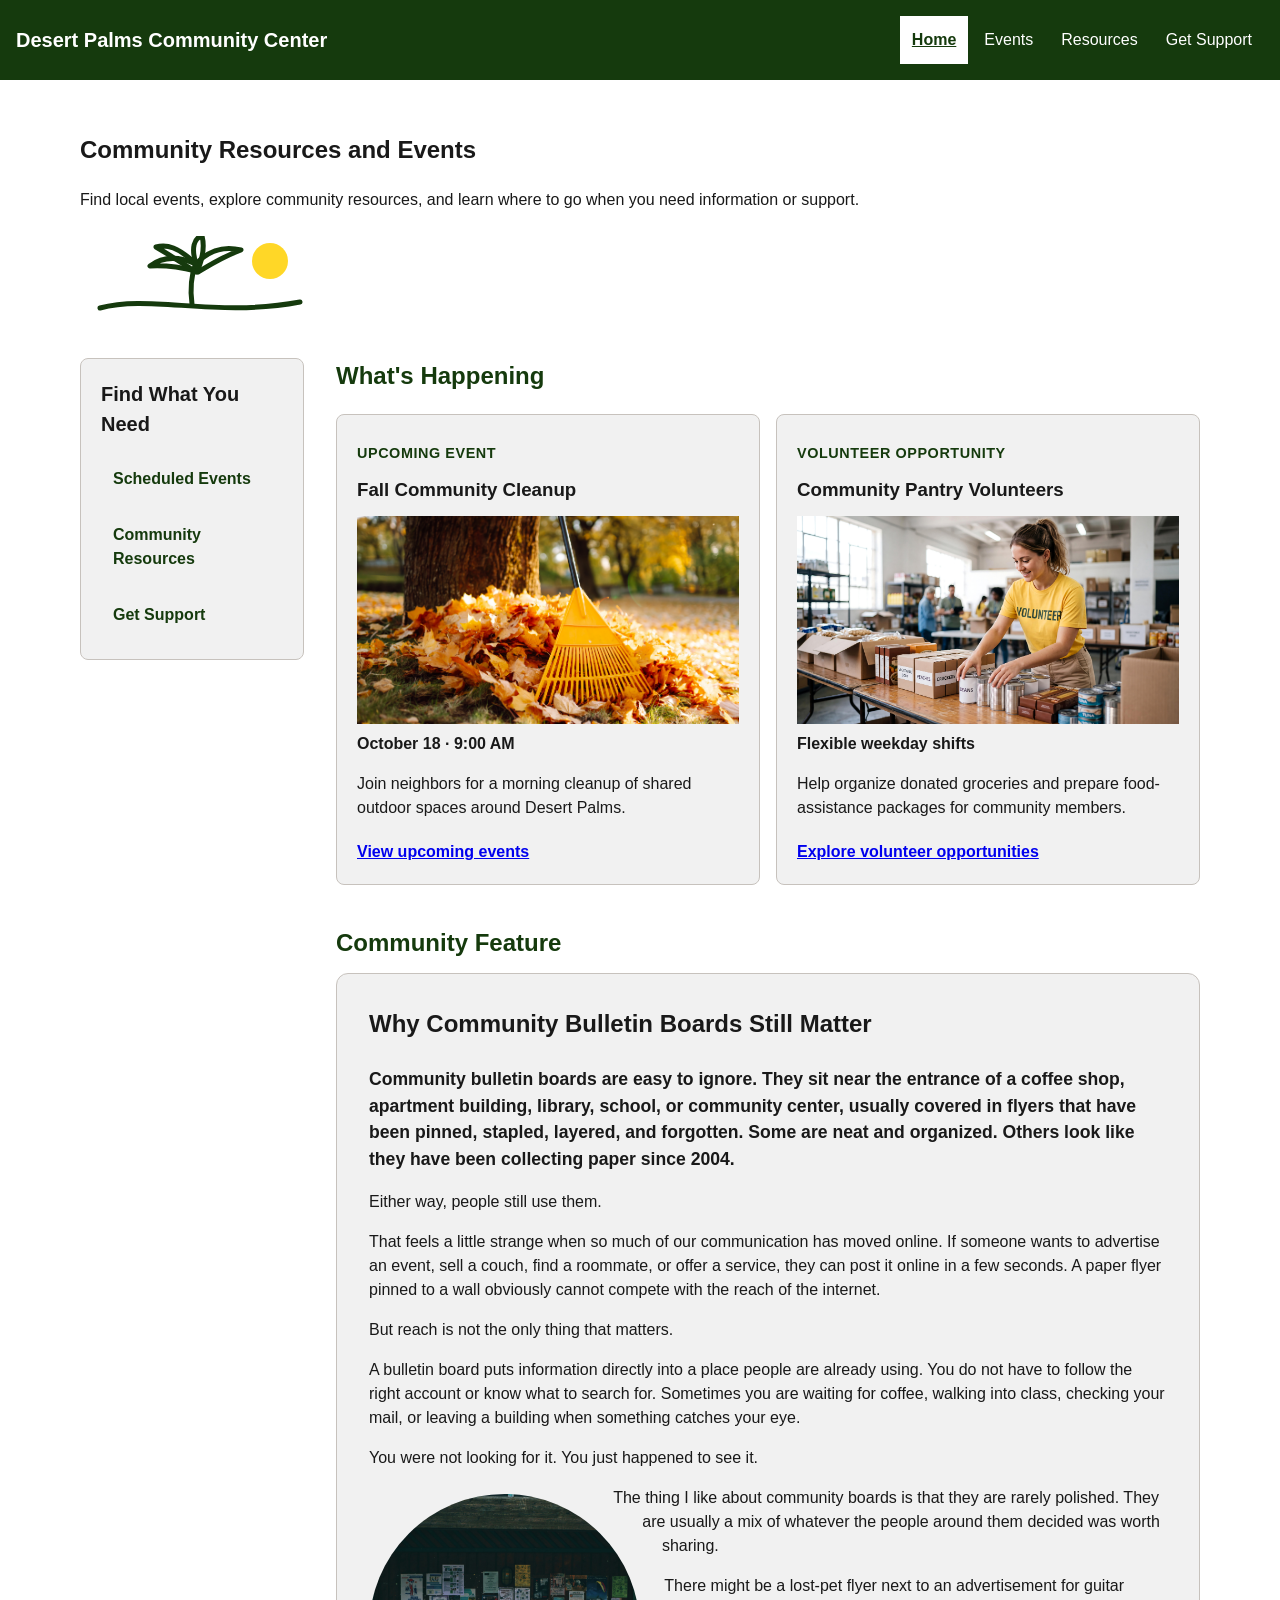
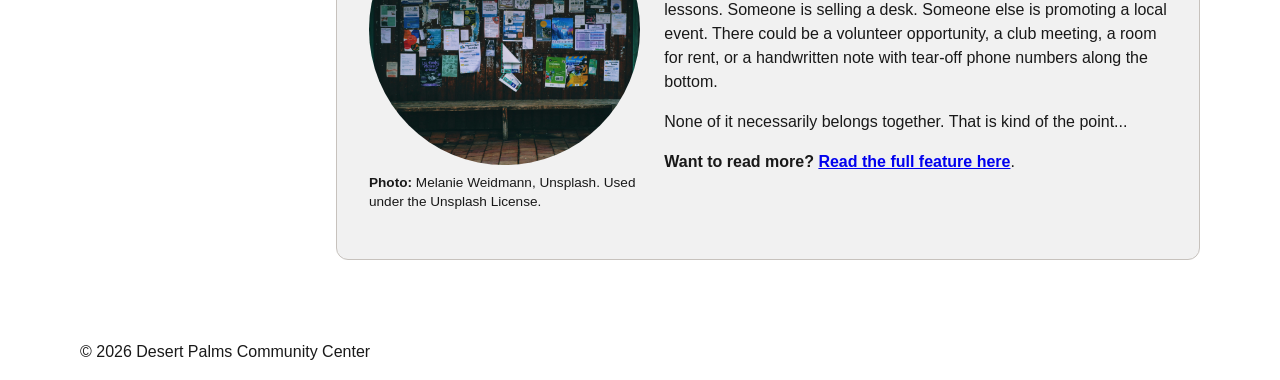
<file: index.html>
<!doctype html>
<html lang="en">

<head>
    <meta charset="utf-8">
    <meta name="viewport" content="width=device-width,initial-scale=1">
    <title>Home | Desert Palms Community Center</title>
    <link rel="stylesheet" href="styles.css">
    <script src="navigation.js" defer></script>
</head>

<body>
    <a class="skip-link" href="#main">Skip to main content</a>

    <header class="site-header">
        <a class="brand" href="index.html">Desert Palms Community Center</a>

        <nav aria-label="Primary navigation">
            <button class="menu-button" type="button" aria-controls="primary-nav" aria-expanded="false" hidden>
                Menu
            </button>

            <ul class="nav-list" id="primary-nav">
                <li><a href="index.html" aria-current="page">Home</a></li>
                <li><a href="events.html">Events</a></li>
                <li><a href="resources.html">Resources</a></li>
                <li><a href="support.html">Get Support</a></li>
            </ul>
        </nav>
    </header>

   <main id="main">
    <section>
        <h1>Community Resources and Events</h1>

        <p>Find local events, explore community resources, and learn where to go when you need information or support.</p>
        </section>

            <div class="community-mark" aria-hidden="true">
                <svg viewBox="0 0 240 90" role="img">
                    <circle class="mark-sun" cx="190" cy="25" r="18"></circle>
                    <path class="mark-ground" d="M20 72 C70 58, 135 82, 220 66"></path>
                    <path class="mark-trunk" d="M112 68 C110 54, 111 40, 116 26"></path>
                    <path class="mark-palm" d="M116 28 C96 19, 82 21, 70 30 C87 29, 100 31, 116 35"></path>
                    <path class="mark-palm" d="M116 28 C129 14, 145 10, 161 14 C144 20, 133 27, 118 36"></path>
                    <path class="mark-palm" d="M116 28 C111 12, 114 2, 122 0 C125 11, 123 21, 118 34"></path>
                    <path class="mark-palm" d="M116 28 C98 11, 87 8, 76 11 C88 18, 99 25, 116 36"></path>
                </svg>
            </div>

            <div class="home-layout">
                <aside class="task-panel" aria-labelledby="task-panel-heading">
                    <h2 id="task-panel-heading">Find What You Need</h2>

                    <nav aria-label="Community services">
                        <ul class="task-nav">
                            <li><a href="events.html">Scheduled Events</a></li>
                            <li><a href="resources.html">Community Resources</a></li>
                            <li><a href="support.html">Get Support</a></li>
                        </ul>
                    </nav>
                </aside>

                <div class="home-content">
                    <section class="home-highlights" aria-labelledby="highlights-heading">
                        <h2 id="highlights-heading">What's Happening</h2>

                        <div class="highlight-grid">
                            <article class="highlight-card">
                                <p class="highlight-label">Upcoming Event</p>
                                <h3>Fall Community Cleanup</h3>
                                <img class="highlight-image" src="images/fall-leaves.jpeg" alt="A pile of leaves being swept up by a yellow rake.">
                                <p><strong>October 18 · 9:00 AM</strong></p>
                                <p>Join neighbors for a morning cleanup of shared outdoor spaces around Desert Palms.</p>
                                <a href="events.html">View upcoming events</a>
                            </article>

                            <article class="highlight-card">
                                <p class="highlight-label">Volunteer Opportunity</p>
                                <h3>Community Pantry Volunteers</h3>
                                <img class="highlight-image" src="images/pantry-volunteer.jpeg" alt="Woman stacking cans while volunteering.">
                                <p><strong>Flexible weekday shifts</strong></p>
                                <p>Help organize donated groceries and prepare food-assistance packages for community members.</p>
                                <a href="events.html">Explore volunteer opportunities</a>
                            </article>
                        </div>
                    </section>

                    <section class="community-feature" aria-labelledby="community-feature-heading">
                        <h2 id="community-feature-heading">Community Feature</h2>

                        <article class="feature-preview" aria-labelledby="feature-heading">
                            <h3 id="feature-heading">Why Community Bulletin Boards Still Matter</h3>

                            <p class="feature-lede"><strong>Community bulletin boards are easy to ignore. They sit near the entrance of a coffee shop, apartment building, library, school, or community center, usually covered in flyers that have been pinned, stapled, layered, and forgotten. Some are neat and organized. Others look like they have been collecting paper since 2004.</strong></p>

                            <p>Either way, people still use them.</p>

                            <p>That feels a little strange when so much of our communication has moved online. If someone wants to advertise an event, sell a couch, find a roommate, or offer a service, they can post it online in a few seconds. A paper flyer pinned to a wall obviously cannot compete with the reach of the internet.</p>

                            <p>But reach is not the only thing that matters.</p>

                            <p>A bulletin board puts information directly into a place people are already using. You do not have to follow the right account or know what to search for. Sometimes you are waiting for coffee, walking into class, checking your mail, or leaving a building when something catches your eye.</p>

                            <p>You were not looking for it. You just happened to see it.</p>

                            <figure class="feature-preview-figure">
                                <img src="images/community_board.jpg" alt="Bulletin board covered with colorful flyers and community notices">
                                <figcaption><strong>Photo:</strong> Melanie Weidmann, Unsplash. Used under the Unsplash License.</figcaption>
                            </figure>

                            <p>The thing I like about community boards is that they are rarely polished. They are usually a mix of whatever the people around them decided was worth sharing.</p>

                            <p>There might be a lost-pet flyer next to an advertisement for guitar lessons. Someone is selling a desk. Someone else is promoting a local event. There could be a volunteer opportunity, a club meeting, a room for rent, or a handwritten note with tear-off phone numbers along the bottom.</p>

                            <p>None of it necessarily belongs together. That is kind of the point...</p>

                            <p class="feature-more"><strong>Want to read more?</strong> <a href="https://megrego03.github.io/Layered-Feature-Story/">Read the full feature here</a>.</p>
                        </article>
                    </section>
                </div>
            </div>
    </main>

    <footer>
        <p>&copy; 2026 Desert Palms Community Center</p>
    </footer>
</body>

</html>
</file>
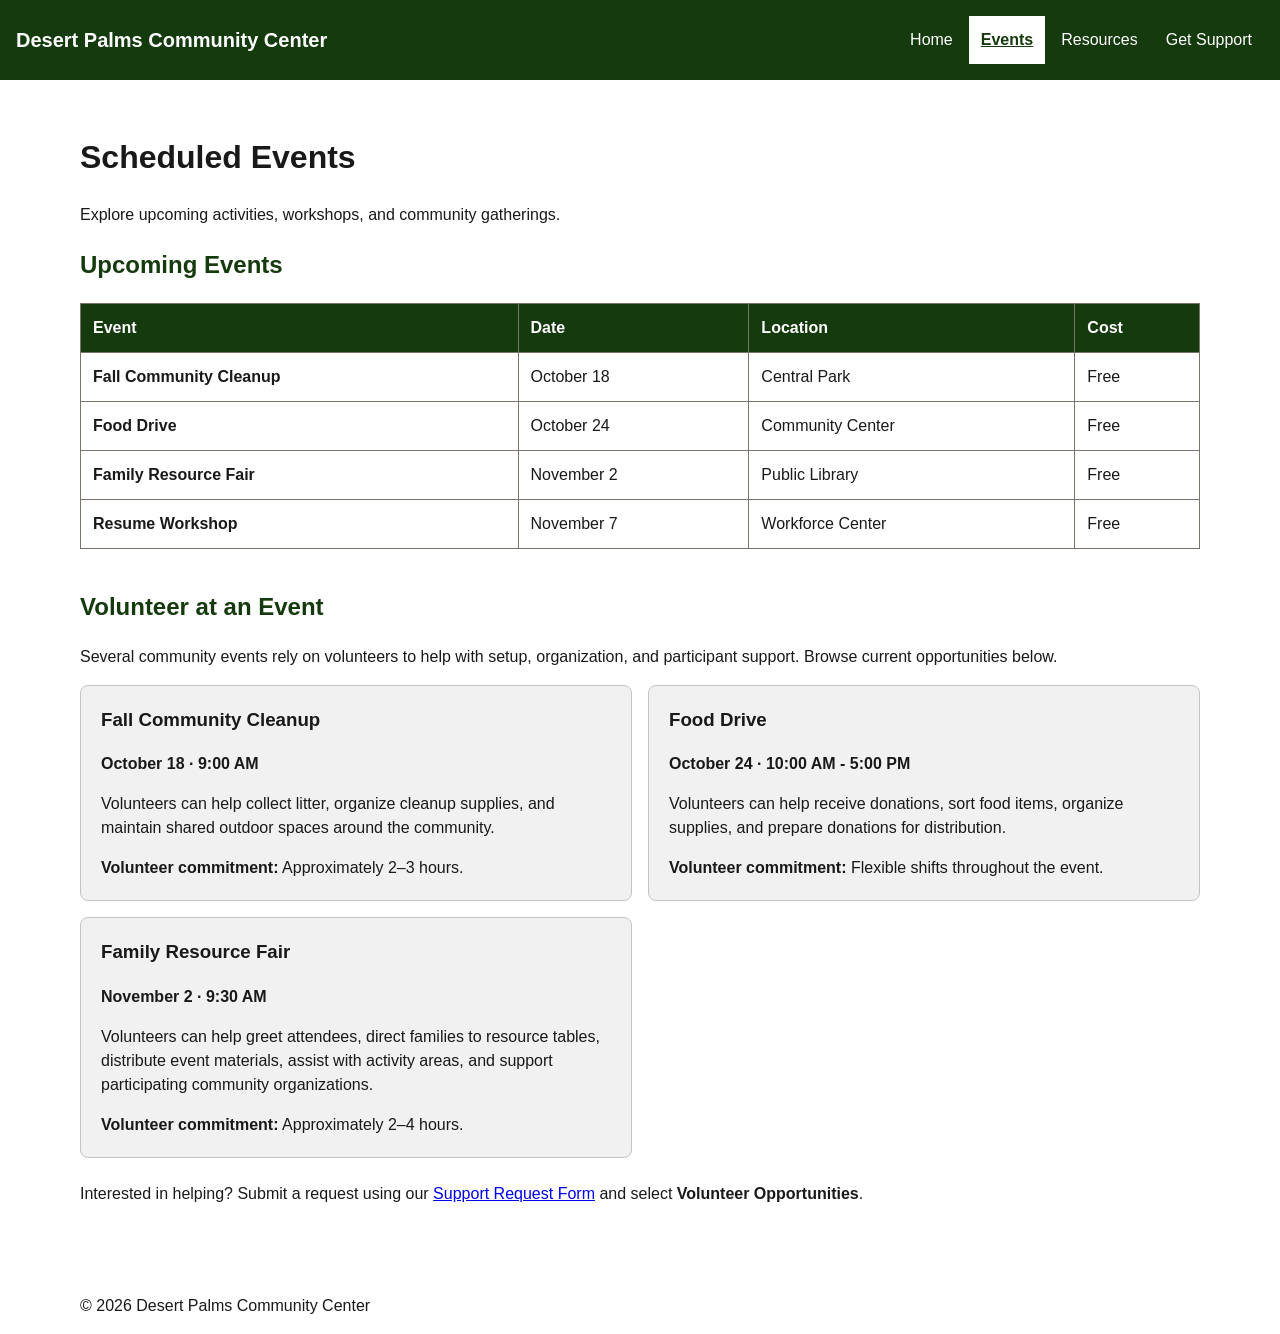
<file: events.html>
<!doctype html>
<html lang="en">

<head>
    <meta charset="utf-8">
    <meta name="viewport" content="width=device-width,initial-scale=1">
    <title>Events | Desert Palms Community Center</title>
    <link rel="stylesheet" href="styles.css">
    <script src="navigation.js" defer></script>
</head>

<body>
    <a class="skip-link" href="#main">Skip to main content</a>

    <header class="site-header">
        <a class="brand" href="index.html"> Desert Palms Community Center</a>

        <nav aria-label="Primary navigation">
            <button class="menu-button" type="button" aria-controls="primary-nav" aria-expanded="false" hidden>
                Menu
            </button>

            <ul class="nav-list" id="primary-nav">
                <li><a href="index.html">Home</a></li>
                <li><a href="events.html" aria-current="page">Events</a></li>
                <li><a href="resources.html">Resources</a></li>
                <li><a href="support.html">Get Support</a></li>
            </ul>
        </nav>
    </header>

    <main id="main">
    <h1>Scheduled Events</h1>

    <p>
        Explore upcoming activities, workshops, and community gatherings.
    </p>

    <section class="events-section" aria-labelledby="upcoming-events-heading">
        <h2 id="upcoming-events-heading">Upcoming Events</h2>
        
        <table>
                <thead>
                    <tr>
                        <th scope="col">Event</th>
                        <th scope="col">Date</th>
                        <th scope="col">Location</th>
                        <th scope="col">Cost</th>
                    </tr>
                </thead>

                <tbody>
                    <tr>
                        <th scope="row">Fall Community Cleanup</th>
                        <td>October 18</td>
                        <td>Central Park</td>
                        <td>Free</td>
                    </tr>

                    <tr>
                        <th scope="row">Food Drive</th>
                        <td>October 24</td>
                        <td>Community Center</td>
                        <td>Free</td>
                    </tr>

                    <tr>
                        <th scope="row">Family Resource Fair</th>
                        <td>November 2</td>
                        <td>Public Library</td>
                        <td>Free</td>
                    </tr>

                    <tr>
                        <th scope="row">Resume Workshop</th>
                        <td>November 7</td>
                        <td>Workforce Center</td>
                        <td>Free</td>
                    </tr>
                </tbody>
            </table>
    </section>

        <section class="event-volunteer-section" aria-labelledby="volunteer-heading">
            <h2 id="volunteer-heading">Volunteer at an Event</h2>
            <p>Several community events rely on volunteers to help with setup, organization, and participant support. Browse current opportunities below.</p>

            <div class="volunteer-event-grid">
                <article class="volunteer-event-card">
                    <h3>Fall Community Cleanup</h3>
                    <p><strong>October 18 · 9:00 AM</strong></p>
                    <p>Volunteers can help collect litter, organize cleanup supplies, and maintain shared outdoor spaces around the community.</p>
                    <p><strong>Volunteer commitment:</strong> Approximately 2–3 hours.</p>
                </article>

                <article class="volunteer-event-card">
                    <h3>Food Drive</h3>
                    <p><strong>October 24 · 10:00 AM - 5:00 PM</strong></p>
                    <p>Volunteers can help receive donations, sort food items, organize supplies, and prepare donations for distribution.</p>
                    <p><strong>Volunteer commitment:</strong> Flexible shifts throughout the event.</p>
                </article>

                <article class="volunteer-event-card">
                    <h3>Family Resource Fair</h3>
                    <p><strong>November 2 · 9:30 AM </strong></p>
                    <p>Volunteers can help greet attendees, direct families to resource tables, distribute event materials, assist with activity areas, and support participating community organizations.</p>
                    <p><strong>Volunteer commitment:</strong> Approximately 2–4 hours.</p>
                </article>
            </div>

            <p class="volunteer-signup">Interested in helping? Submit a request using our <a href="support.html">Support Request Form</a> and select <strong>Volunteer Opportunities</strong>.</p>
        </section>
    </main>
  <footer>
        <p>&copy; 2026 Desert Palms Community Center</p>
    </footer>
</body>

</html>
</file>
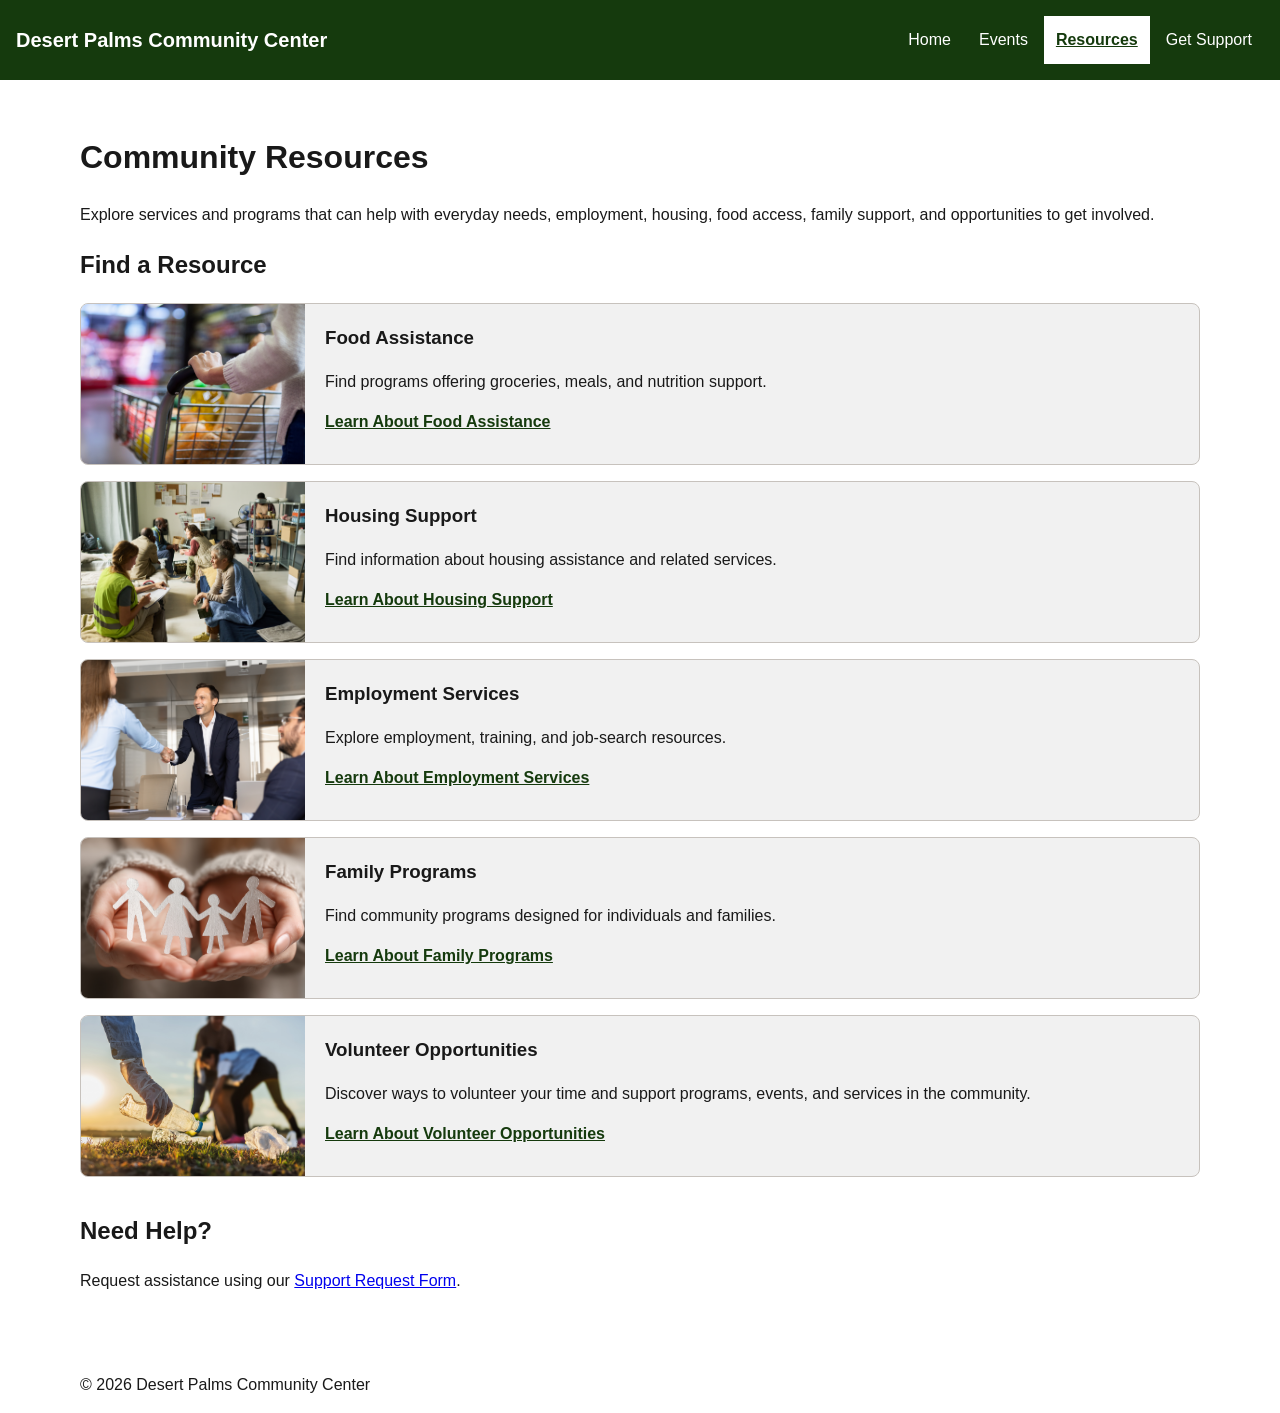
<file: resources.html>
<!doctype html>
<html lang="en">

<head>
    <meta charset="utf-8">
    <meta name="viewport" content="width=device-width,initial-scale=1">
    <title>Resources | Desert Palms Community Center</title>
    <link rel="stylesheet" href="styles.css">
    <script src="navigation.js" defer></script>
</head>

<body>
    <a class="skip-link" href="#main">Skip to main content</a>

    <header class="site-header">
        <a class="brand" href="index.html"> Desert Palms Community Center</a>

        <nav aria-label="Primary navigation">
            <button class="menu-button" type="button" aria-controls="primary-nav" aria-expanded="false" hidden>
                Menu
            </button>

            <ul class="nav-list" id="primary-nav">
                <li><a href="index.html">Home</a></li>
                <li><a href="events.html">Events</a></li>
                <li><a href="resources.html" aria-current="page">Resources</a></li>
                <li><a href="support.html">Get Support</a></li>
            </ul>
        </nav>
    </header>

    <main id="main">
        <h1>Community Resources</h1>

        <p>
            Explore services and programs that can help with everyday needs, employment, housing, food access, family support, and opportunities to get involved.
        </p>

        <section aria-labelledby="resources-heading">
            <h2 id="resources-heading">Find a Resource</h2>

            <div class="resource-list">

                <article class="resource-card">
                    <img class="resource-card-image" src="images/food-assistance.jpeg" alt="Fresh groceries and food items representing food assistance">

                    <div class="resource-card-content">
                        <h3>Food Assistance</h3>
                        <p>
                            Find programs offering groceries, meals, and nutrition support.                         
                        </p>
                        <details class="resource-details">
                            <summary>Learn About Food Assistance</summary>
                            <p>Food assistance may include grocery support, meal programs, nutrition resources, and referrals to community food services.</p>
                        </details>
                    </div>
                    
                </article>

                <article class="resource-card">
                    <img class="resource-card-image" src="images/housing-support.jpeg" alt="Homes representing housing support services">
                    <div class="resource-card-content">
                        <h3>Housing Support</h3>
                        <p>
                            Find information about housing assistance and related services.<br>
                        </p>
                        <details class="resource-details">
                            <summary>Learn About Housing Support</summary>
                            <p>Housing support may include rental assistance, housing referrals, emergency shelter information, and help locating local housing services.</p>
                        </details>
                    </div>
                </article>

                <article class="resource-card">
                    <img class="resource-card-image" src="images/employment-services.jpeg" alt="Workspace representing employment and job-search services">

                    <div class="resource-card-content">
                        <h3>Employment Services</h3>
                        <p>
                            Explore employment, training, and job-search resources.<br>
                        </p>
                        <details class="resource-details">
                            <summary>Learn About Employment Services</summary>
                            <p>Employment services may include job-search support, resume assistance, training opportunities, career resources, and workforce referrals.</p>
                        </details>
                    </div>
                </article>

                <article class="resource-card">
                    <img class="resource-card-image" src="images/family-programs.jpeg" alt="Family participating in a community program">
                    <div class="resource-card-content">
                        <h3>Family Programs</h3>
                        <p>
                            Find community programs designed for individuals and families.<br>
                        </p>
                        <details class="resource-details">
                            <summary>Learn About Family Programs</summary>
                            <p>Family programs may include youth activities, parenting resources, family support services, educational programs, and community referrals.</p>
                        </details>
                    </div>
                </article>

                <article class="resource-card">
                    <img class="resource-card-image" src="images/volunteer-opportunities.jpeg" alt="Volunteers working together at a community event">
                    <div class="resource-card-content">
                        <h3>Volunteer Opportunities</h3>
                        <p>
                            Discover ways to volunteer your time and support programs, events, and services in the community.<br>
                        </p>
                        <details class="resource-details">
                            <summary>Learn About Volunteer Opportunities</summary>
                            <p>Volunteer opportunities may include community events, food-assistance programs, neighborhood projects, and other local services.</p>
                            <p><a href="support.html">Ask about volunteering</a></p>
                        </details>
                    </div>

                </article>

                <aside aria-labelledby="support-callout-heading">
                    <h2 id="support-callout-heading">Need Help?</h2>
                    <p>Request assistance using our <a href="support.html">Support Request Form</a>.</p>
                </aside>
                </div>

        </section>

            </main>

      <footer>
        <p>&copy; 2026 Desert Palms Community Center</p>
    </footer>
</body>

</html>
</file>
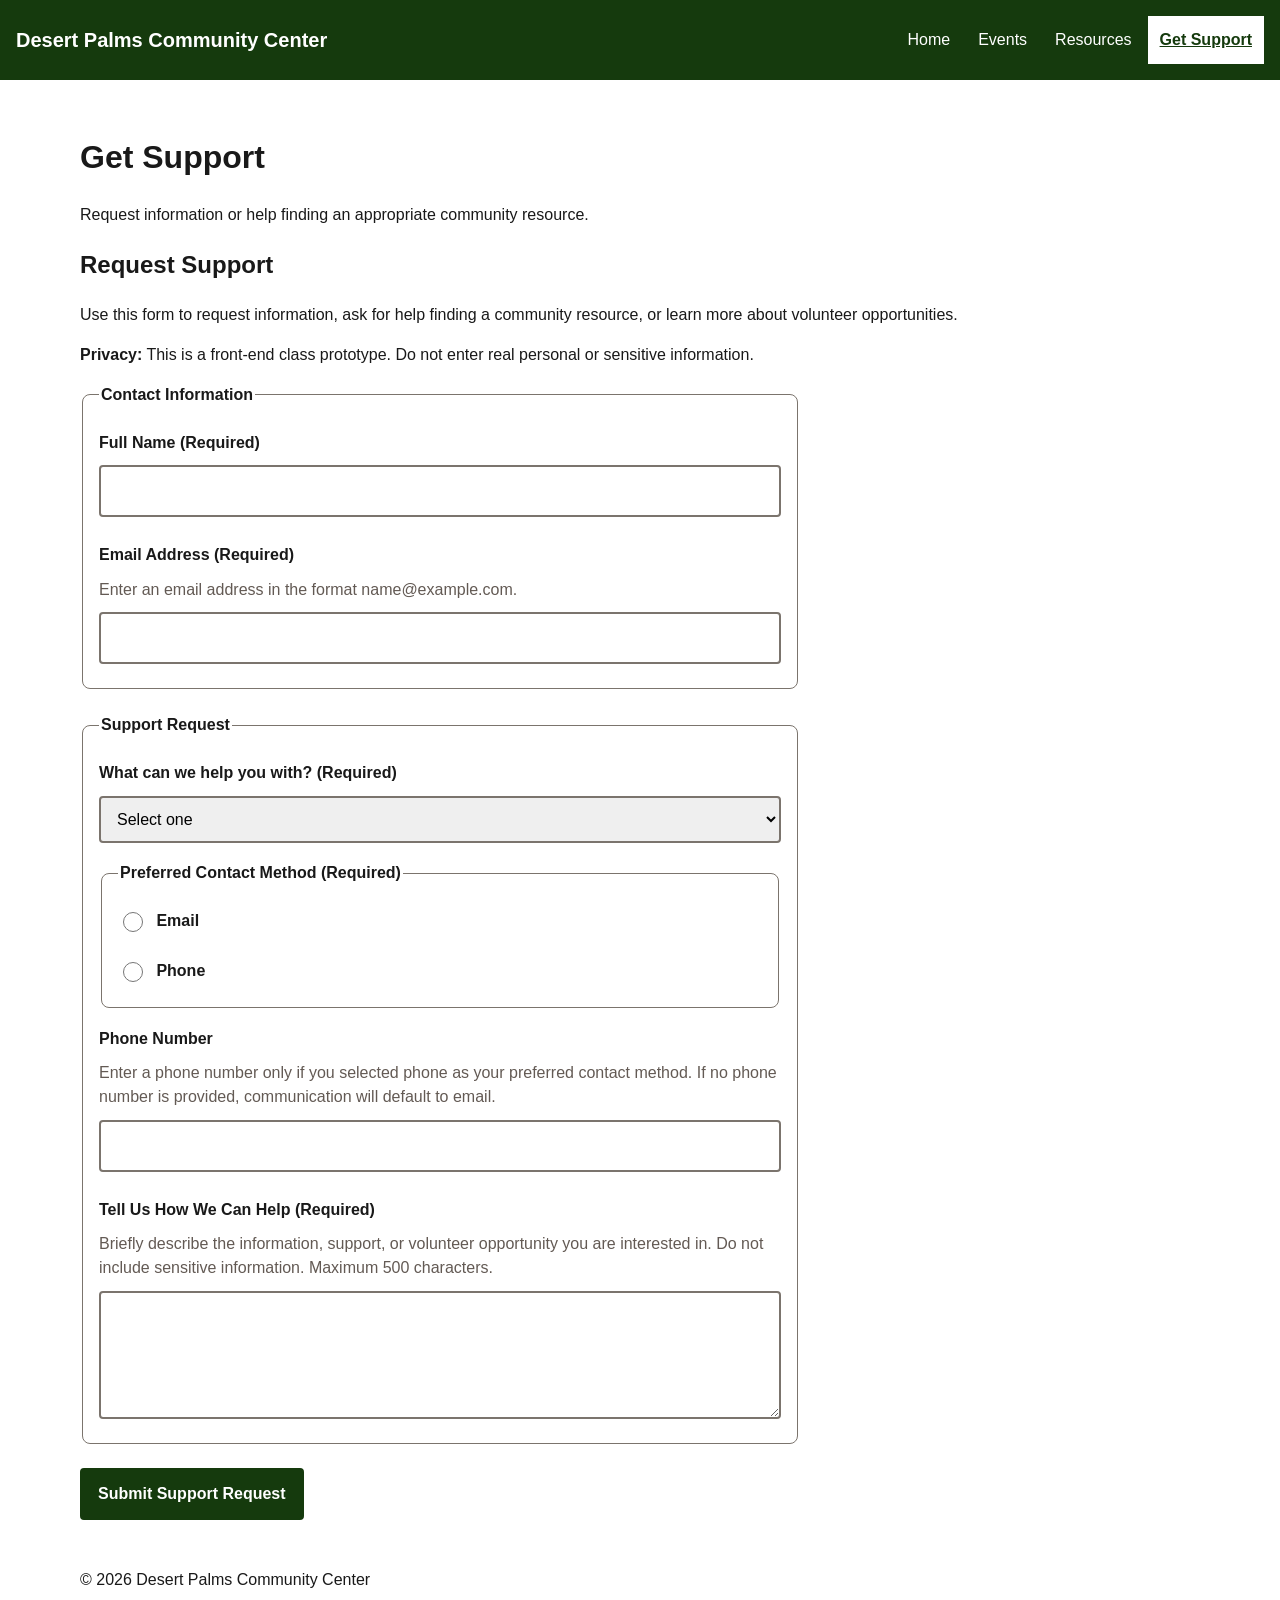
<file: support.html>
<!doctype html>
<html lang="en">

<head>
    <meta charset="utf-8">
    <meta name="viewport" content="width=device-width,initial-scale=1">
    <title> Get Support | Desert Palms Community Center</title>
    <link rel="stylesheet" href="styles.css">
    <script src="navigation.js" defer></script>
</head>

<body>
    <a class="skip-link" href="#main">Skip to main content</a>

    <header class="site-header">
        <a class="brand" href="index.html"> Desert Palms Community Center</a>

        <nav aria-label="Primary navigation">
            <button class="menu-button" type="button" aria-controls="primary-nav" aria-expanded="false" hidden>
                Menu
            </button>

            <ul class="nav-list" id="primary-nav">
                <li><a href="index.html">Home</a></li>
                <li><a href="events.html">Events</a></li>
                <li><a href="resources.html">Resources</a></li>
                <li><a href="support.html" aria-current="page">Get Support</a></li>
            </ul>
        </nav>
    </header>

    <main id="main">
    <h1>Get Support</h1>

    <p>
        Request information or help finding an appropriate community resource.
    </p>

        <section aria-labelledby="support-heading">
        <h2 id="support-heading">Request Support</h2>

      <p>Use this form to request information, ask for help finding a community resource, or learn more about volunteer opportunities.</p>

        <p>
            <strong>Privacy:</strong> This is a front-end class prototype.
            Do not enter real personal or sensitive information.
        </p>

        <form action="#" method="get">

            <fieldset>
                <legend>Contact Information</legend>

                <div class="field">
                    <label for="requester-name">Full Name (Required)</label>

                    <input id="requester-name" name="requester_name" type="text" autocomplete="name" required>
                </div>

                <div class="field">
                    <label for="email">Email Address (Required)</label>

                    <p class="help" id="email-help">
                        Enter an email address in the format name@example.com.
                    </p>

                    <input
                        id="email" name="email" type="email" autocomplete="email" required aria-describedby="email-help">
                </div>
            </fieldset>

            <fieldset>
                <legend>Support Request</legend>

                <div class="field">
                    <label for="support-type">
                        What can we help you with? (Required)
                    </label>

                    <select id="support-type" name="support_type" required>

                        <option value="">Select one</option>
                        <option value="food">Food Assistance</option>
                        <option value="housing">Housing Support</option>
                        <option value="employment">Employment Services</option>
                        <option value="family">Family Programs</option>
                        <option value="volunteer">Volunteer Opportunities</option>
                        <option value="other">Other</option>
                    </select>
                </div>

                <fieldset>
                    <legend>Preferred Contact Method (Required)</legend>

                    <label class="choice">
                        <input type="radio" name="contact_method" value="email" required>Email</label>

                    <label class="choice">
                        <input type="radio" name="contact_method" value="phone" required>Phone</label>
                </fieldset>

                <div class="field">
                    <label for="phone">Phone Number</label>

                    <p class="help" id="phone-help">
                    Enter a phone number only if you selected phone as your preferred contact method. If no phone number is provided, communication will default to email.</p>
                    
                    <input id="phone" name="phone" type="tel" autocomplete="tel" aria-describedby="phone-help">
                </div>

                <div class="field">
                    <label for="message">
                        Tell Us How We Can Help (Required)
                    </label>

                    <p class="help" id="message-help">
                        Briefly describe the information, support, or volunteer opportunity you are interested in. Do not include sensitive information. Maximum 500 characters.
                    </p>

                    <textarea id="message" name="message" maxlength="500" required aria-describedby="message-help"></textarea>
                </div>
            </fieldset>

            <button type="submit">
                Submit Support Request
            </button>

        </form>
    </section>
</main>

      <footer>
        <p>&copy; 2026 Desert Palms Community Center</p>
    </footer>
</body>

</html>
</file>
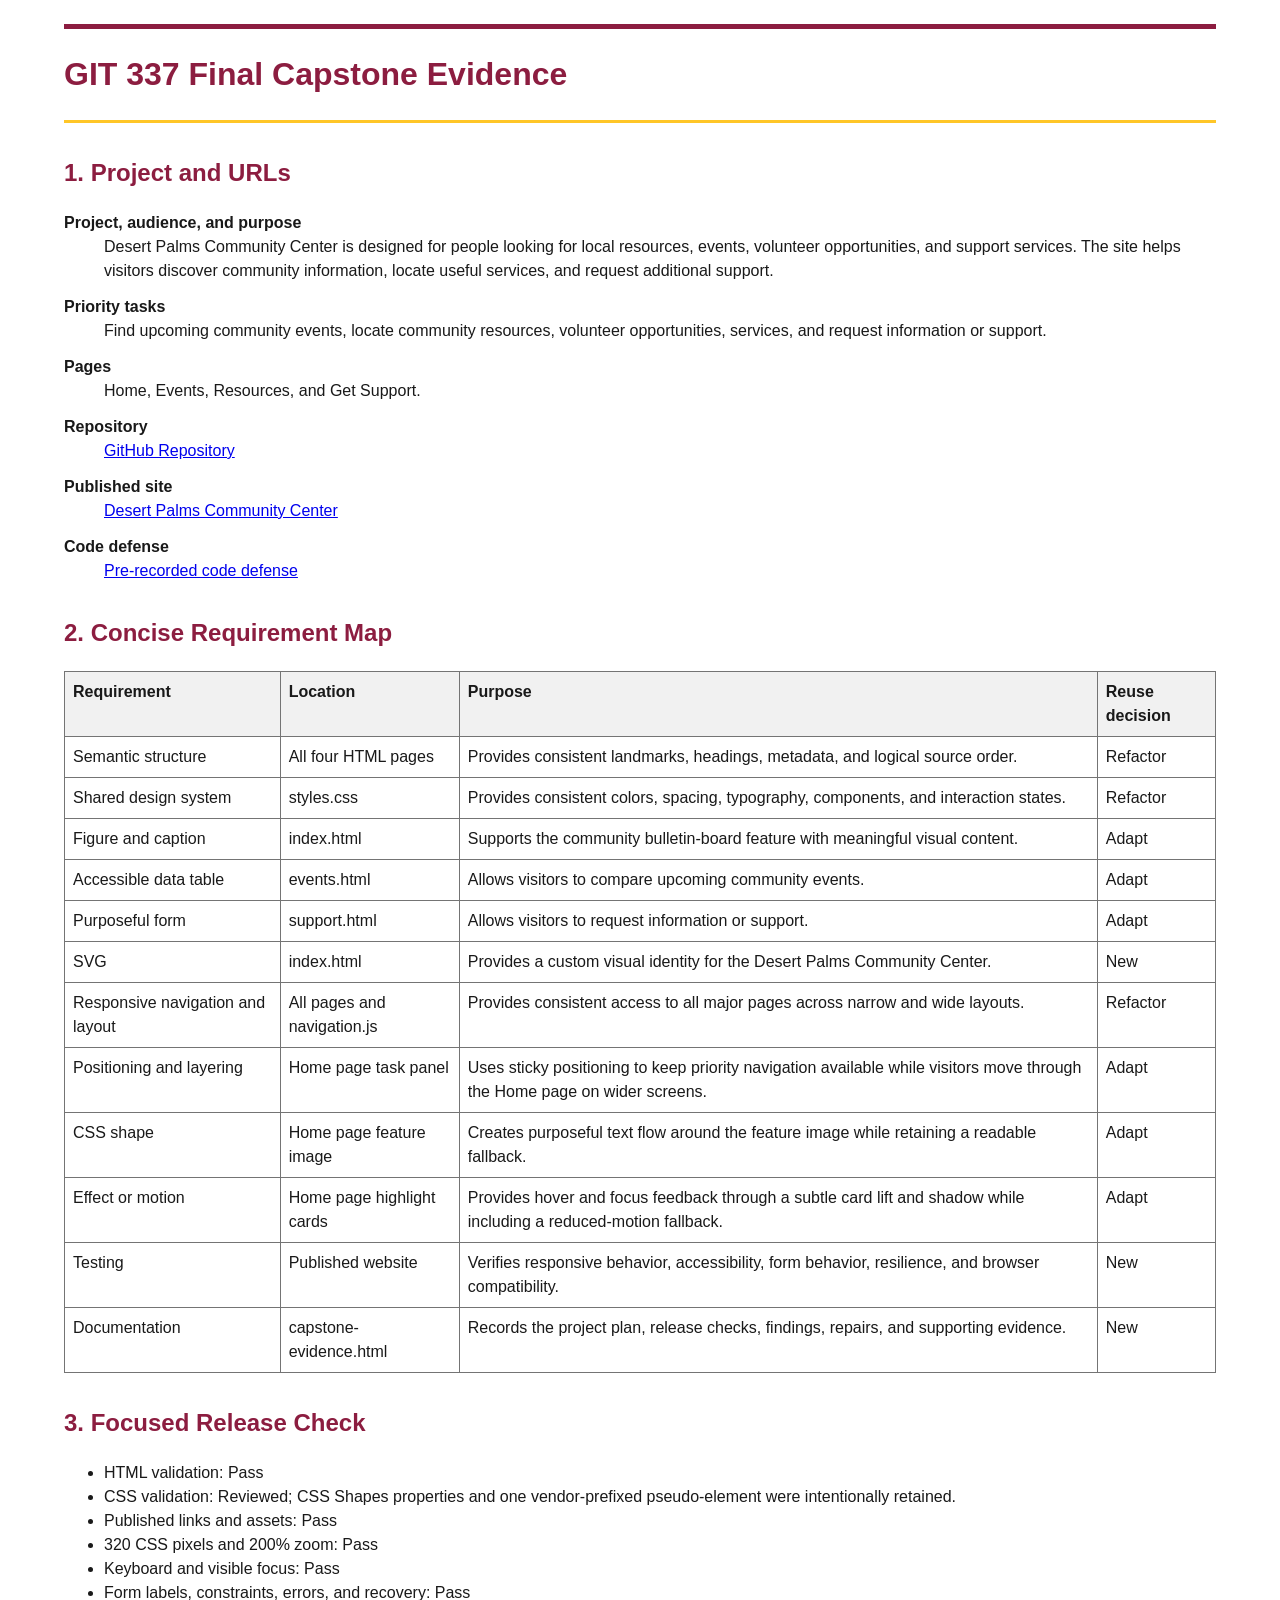
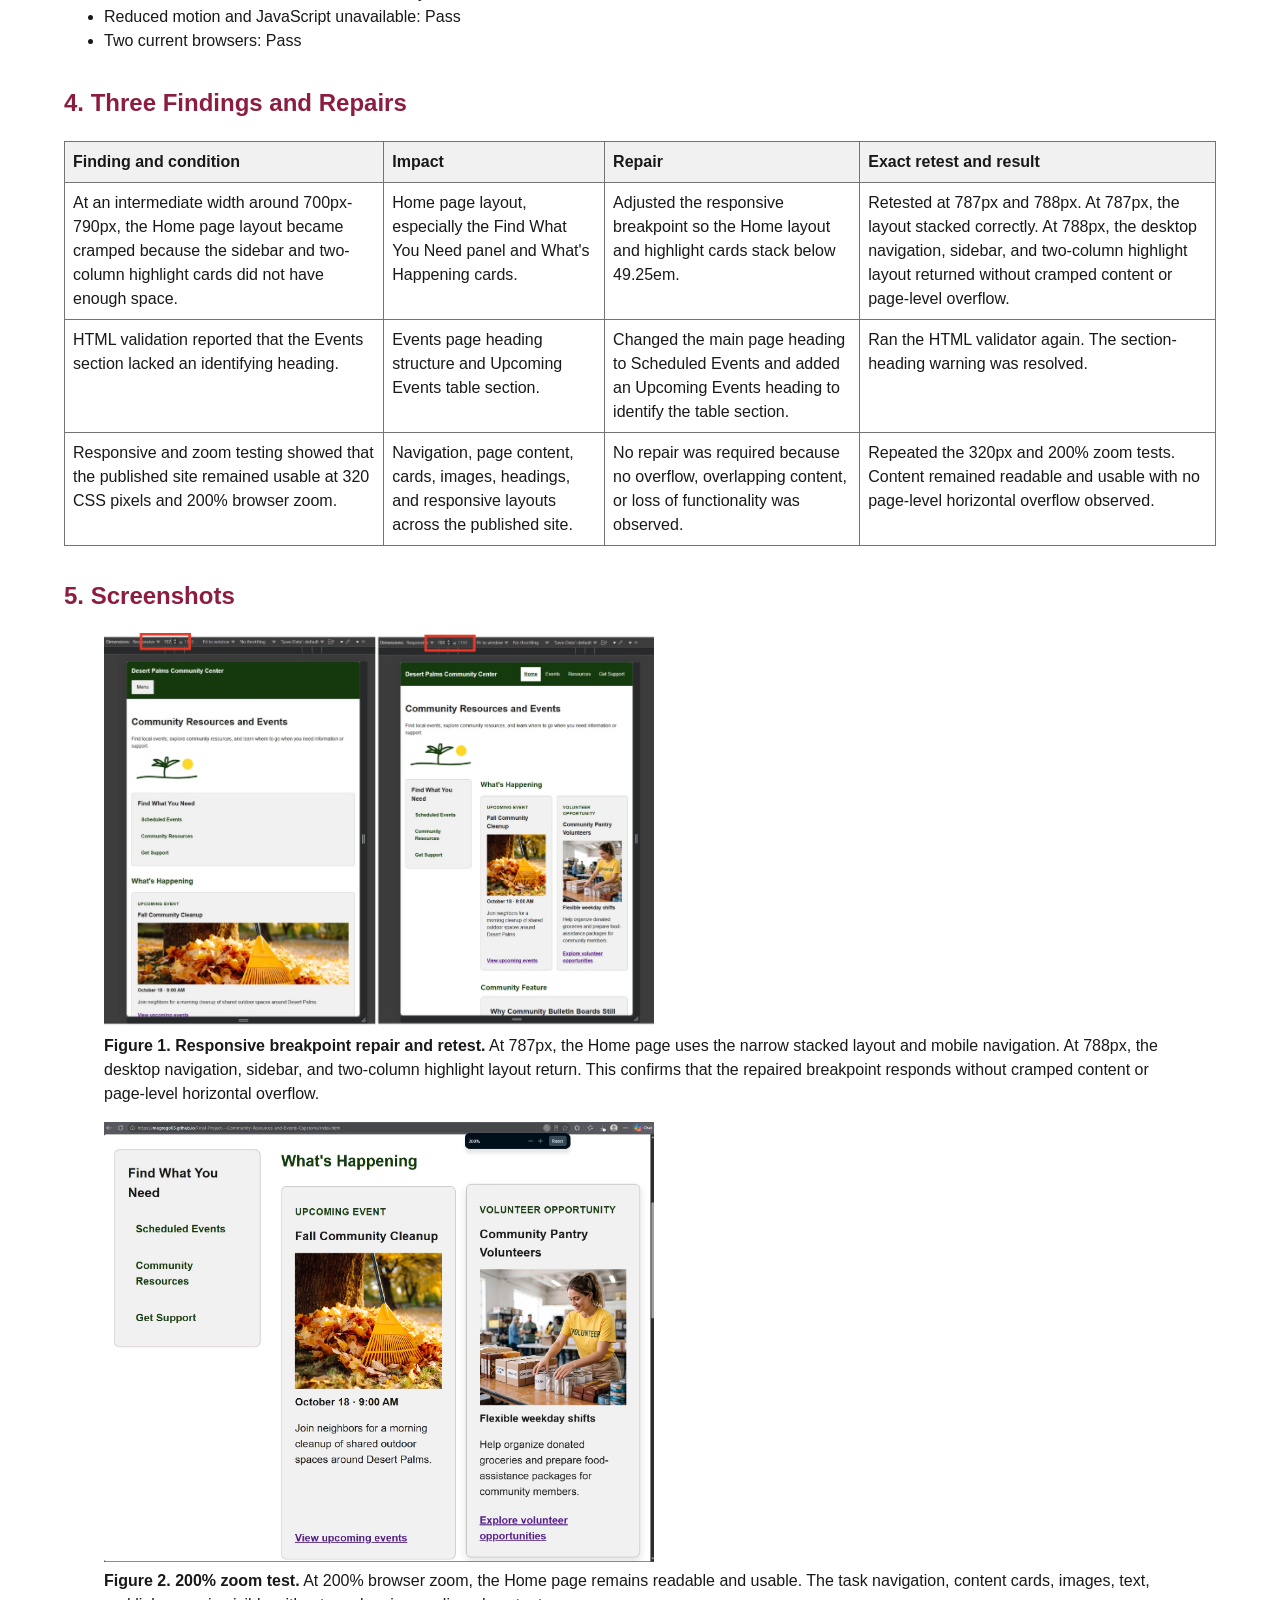
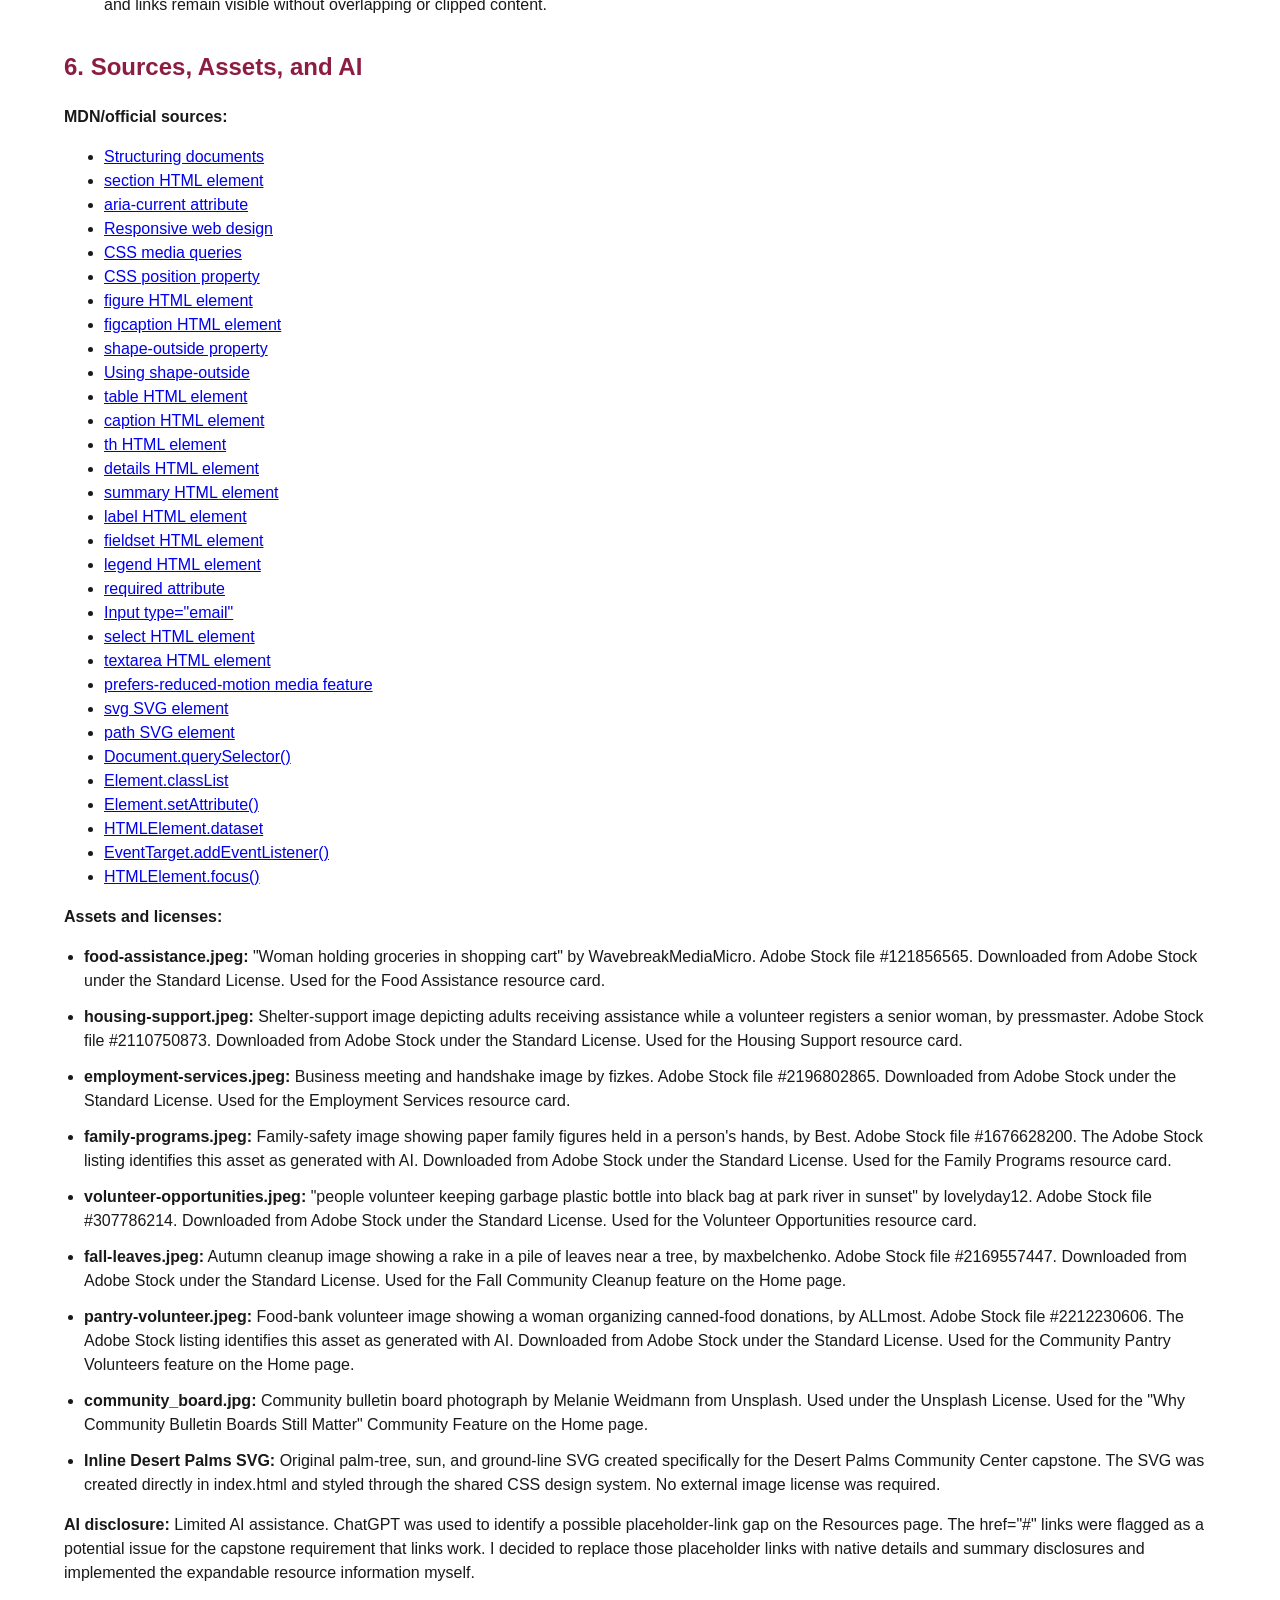
<file: capstone-evidence/capstone-evidence.html>
<!DOCTYPE html>
<html lang="en">
    <head>
        <meta charset="utf-8">
        <meta name="viewport" content="width=device-width,initial-scale=1">
        <title>GIT 337 Capstone Evidence</title><link rel="stylesheet" href="evidence.css">
    </head>
    <body>
        <header>
            <h1>GIT 337 Final Capstone Evidence</h1>
        </header>
        <main>
            <section>
                <h2>1. Project and URLs</h2>
                <dl>
                    <dt>Project, audience, and purpose</dt>
                        <dd>
                            Desert Palms Community Center is designed for people looking for
                            local resources, events, volunteer opportunities, and support services. The site helps visitors
                            discover community information, locate useful services, and request
                            additional support.
                        </dd>
                    <dt>Priority tasks</dt>
                        <dd>
                            Find upcoming community events, locate community resources, volunteer opportunities,
                            services, and request information or support.
                        </dd>
                    <dt>Pages</dt>
                        <dd>
                            Home, Events, Resources, and Get Support.
                        </dd>
                    <dt>Repository</dt>
                    <dd><a href="https://github.com/megrego03/Final-Project---Community-Resources-and-Events-Capstone">GitHub Repository</a></dd>
                    <dt>Published site</dt>
                    <dd><a href="https://megrego03.github.io/Final-Project---Community-Resources-and-Events-Capstone/">Desert Palms Community Center</a></dd>
                    <dt>Code defense</dt>
                    <dd><a href="https://docs.google.com/videos/d/1K-_TOQXVLLlIqRPMAm-uhix3kBmbKPFyfwMdOAiN-YA/play?usp=sharing">Pre-recorded code defense</a></dd>
                </dl>
            </section>
            <section>
                <h2>2. Concise Requirement Map</h2>
                <table>
                    <thead>
                        <tr>
                            <th>Requirement</th>
                            <th>Location</th>
                            <th>Purpose</th>
                            <th>Reuse decision</th>
                        </tr>
                    </thead>
                    <tbody>
                        <tr>
                            <td>Semantic structure</td>
                            <td>All four HTML pages</td>
                            <td>
                                Provides consistent landmarks, headings, metadata,
                                and logical source order.
                            </td>
                            <td>Refactor</td>
                        </tr>

                        <tr>
                            <td>Shared design system</td>
                            <td>styles.css</td>
                            <td>
                                Provides consistent colors, spacing, typography,
                                components, and interaction states.
                            </td>
                            <td>Refactor</td>
                        </tr>

                        <tr>
                            <td>Figure and caption</td>
                            <td>index.html</td>
                            <td>
                                Supports the community bulletin-board feature
                                with meaningful visual content.
                            </td>
                            <td>Adapt</td>
                        </tr>

                        <tr>
                            <td>Accessible data table</td>
                            <td>events.html</td>
                            <td>
                                Allows visitors to compare upcoming community events.
                            </td>
                            <td>Adapt</td>
                        </tr>

                        <tr>
                            <td>Purposeful form</td>
                            <td>support.html</td>
                            <td>
                                Allows visitors to request information or support.
                            </td>
                            <td>Adapt</td>
                        </tr>

                        <tr>
                            <td>SVG</td>
                            <td>index.html</td>
                            <td>
                                Provides a custom visual identity for the Desert Palms Community Center.
                            </td>
                            <td>New</td>
                        </tr>

                        <tr>
                            <td>Responsive navigation and layout</td>
                            <td>All pages and navigation.js</td>
                            <td>
                                Provides consistent access to all major pages
                                across narrow and wide layouts.
                            </td>
                            <td>Refactor</td>
                        </tr>

                        <tr>
                            <td>Positioning and layering</td>
                            <td>Home page task panel</td>
                            <td>
                                Uses sticky positioning to keep priority navigation available while visitors move through the Home page on wider screens.
                            </td>
                            <td>Adapt</td>
                        </tr>

                        <tr>
                            <td>CSS shape</td>
                            <td>Home page feature image</td>
                            <td>
                                Creates purposeful text flow around the feature image
                                while retaining a readable fallback.
                            </td>
                            <td>Adapt</td>
                        </tr>

                       <tr>
                            <td>Effect or motion</td>
                            <td>Home page highlight cards</td>
                            <td>
                                Provides hover and focus feedback through a subtle card lift and shadow while including a reduced-motion fallback.
                            </td>
                            <td>Adapt</td>
                        </tr>

                        <tr>
                            <td>Testing</td>
                            <td>Published website</td>
                            <td>
                                Verifies responsive behavior, accessibility,
                                form behavior, resilience, and browser compatibility.
                            </td>
                            <td>New</td>
                        </tr>

                        <tr>
                            <td>Documentation</td>
                            <td>capstone-evidence.html</td>
                            <td>
                                Records the project plan, release checks,
                                findings, repairs, and supporting evidence.
                            </td>
                            <td>New</td>
                        </tr>
                    </tbody>
                </table>
            </section>
            <section>
                <h2>3. Focused Release Check</h2>
                <ul>
                    <li>HTML validation: Pass</li>
                    <li>CSS validation: Reviewed; CSS Shapes properties and one vendor-prefixed pseudo-element were intentionally retained.</li>
                    <li>Published links and assets: Pass</li>
                    <li>320 CSS pixels and 200% zoom: Pass</li>
                    <li>Keyboard and visible focus: Pass</li>
                    <li>Form labels, constraints, errors, and recovery: Pass</li>
                    <li>Reduced motion and JavaScript unavailable: Pass</li>
                    <li>Two current browsers: Pass</li>
                </ul>
            </section>
            <section>
                <h2>4. Three Findings and Repairs</h2>
                <table>
                    <thead>
                        <tr>
                            <th>Finding and condition</th>
                            <th>Impact</th>
                            <th>Repair</th>
                            <th>Exact retest and result</th>
                        </tr>
                    </thead>
                    <tbody>
                        <tr>
                            <td>At an intermediate width around 700px-790px, the Home page layout became cramped because the sidebar and two-column highlight cards did not have enough space.</td>
                            <td>Home page layout, especially the Find What You Need panel and What's Happening cards.</td>
                            <td>Adjusted the responsive breakpoint so the Home layout and highlight cards stack below 49.25em.</td>
                            <td>Retested at 787px and 788px. At 787px, the layout stacked correctly. At 788px, the desktop navigation, sidebar, and two-column highlight layout returned without cramped content or page-level overflow.</td>
                        </tr>

                        <tr>
                            <td>HTML validation reported that the Events section lacked an identifying heading.</td>
                            <td>Events page heading structure and Upcoming Events table section.</td>
                            <td>Changed the main page heading to Scheduled Events and added an Upcoming Events heading to identify the table section.</td>
                            <td>Ran the HTML validator again. The section-heading warning was resolved.</td>
                        </tr>

                        <tr>
                            <td>Responsive and zoom testing showed that the published site remained usable at 320 CSS pixels and 200% browser zoom.</td>
                            <td>Navigation, page content, cards, images, headings, and responsive layouts across the published site.</td>
                            <td>No repair was required because no overflow, overlapping content, or loss of functionality was observed.</td>
                            <td>Repeated the 320px and 200% zoom tests. Content remained readable and usable with no page-level horizontal overflow observed.</td>
                        </tr>
                    </tbody>
                </table>
                
            </section>
           <section>
            <h2>5. Screenshots</h2>

            <figure>
                <img src="786px_to_787px.jpeg" alt="Side-by-side responsive comparison of the Desert Palms Community Center Home page at 787 pixels and 788 pixels wide" width="550px">
                <figcaption>
                    <strong>Figure 1. Responsive breakpoint repair and retest.</strong>
                    At 787px, the Home page uses the narrow stacked layout and mobile navigation. At 788px, the desktop navigation, sidebar, and two-column highlight layout return. This confirms that the repaired breakpoint responds without cramped content or page-level horizontal overflow.
                </figcaption>
            </figure>

            <figure>
                <img src="200_percent_zoom.jpg" alt="Desert Palms Community Center Home page displayed at 200 percent browser zoom" width="550px">
                <figcaption>
                    <strong>Figure 2. 200% zoom test.</strong>
                    At 200% browser zoom, the Home page remains readable and usable. The task navigation, content cards, images, text, and links remain visible without overlapping or clipped content.
                </figcaption>
            </figure>
        </section>
            <section>
                <h2>6. Sources, Assets, and AI</h2>
                <p><strong>MDN/official sources:</strong></p>

                    <ul class="sources-list">
                        <li><a href="https://developer.mozilla.org/en-US/docs/Learn_web_development/Core/Structuring_content/Structuring_documents">Structuring documents</a></li>

                        <li><a href="https://developer.mozilla.org/en-US/docs/Web/HTML/Reference/Elements/section">section HTML element</a></li>

                        <li><a href="https://developer.mozilla.org/en-US/docs/Web/Accessibility/ARIA/Reference/Attributes/aria-current">aria-current attribute</a></li>

                        <li><a href="https://developer.mozilla.org/en-US/docs/Learn_web_development/Core/CSS_layout/Responsive_Design">Responsive web design</a></li>

                        <li><a href="https://developer.mozilla.org/en-US/docs/Web/CSS/Guides/Media_queries">CSS media queries</a></li>

                        <li><a href="https://developer.mozilla.org/en-US/docs/Web/CSS/Reference/Properties/position">CSS position property</a></li>

                        <li><a href="https://developer.mozilla.org/en-US/docs/Web/HTML/Reference/Elements/figure">figure HTML element</a></li>

                        <li><a href="https://developer.mozilla.org/en-US/docs/Web/HTML/Reference/Elements/figcaption">figcaption HTML element</a></li>

                        <li><a href="https://developer.mozilla.org/en-US/docs/Web/CSS/Reference/Properties/shape-outside">shape-outside property</a></li>

                        <li><a href="https://developer.mozilla.org/en-US/docs/Web/CSS/Guides/Shapes/Using_shape-outside">Using shape-outside</a></li>

                        <li><a href="https://developer.mozilla.org/en-US/docs/Web/HTML/Reference/Elements/table">table HTML element</a></li>

                        <li><a href="https://developer.mozilla.org/en-US/docs/Web/HTML/Reference/Elements/caption">caption HTML element</a></li>

                        <li><a href="https://developer.mozilla.org/en-US/docs/Web/HTML/Reference/Elements/th">th HTML element</a></li>

                        <li><a href="https://developer.mozilla.org/en-US/docs/Web/HTML/Reference/Elements/details">details HTML element</a></li>

                        <li><a href="https://developer.mozilla.org/en-US/docs/Web/HTML/Reference/Elements/summary">summary HTML element</a></li>

                        <li><a href="https://developer.mozilla.org/en-US/docs/Web/HTML/Reference/Elements/label">label HTML element</a></li>

                        <li><a href="https://developer.mozilla.org/en-US/docs/Web/HTML/Reference/Elements/fieldset">fieldset HTML element</a></li>

                        <li><a href="https://developer.mozilla.org/en-US/docs/Web/HTML/Reference/Elements/legend">legend HTML element</a></li>

                        <li><a href="https://developer.mozilla.org/en-US/docs/Web/HTML/Reference/Attributes/required">required attribute</a></li>

                        <li><a href="https://developer.mozilla.org/en-US/docs/Web/HTML/Reference/Elements/input/email">Input type="email"</a></li>

                        <li><a href="https://developer.mozilla.org/en-US/docs/Web/HTML/Reference/Elements/select">select HTML element</a></li>

                        <li><a href="https://developer.mozilla.org/en-US/docs/Web/HTML/Reference/Elements/textarea">textarea HTML element</a></li>

                        <li><a href="https://developer.mozilla.org/en-US/docs/Web/CSS/Reference/At-rules/%40media/prefers-reduced-motion">prefers-reduced-motion media feature</a></li>

                        <li><a href="https://developer.mozilla.org/en-US/docs/Web/SVG/Reference/Element/svg">svg SVG element</a></li>

                        <li><a href="https://developer.mozilla.org/en-US/docs/Web/SVG/Reference/Element/path">path SVG element</a></li>

                        <li><a href="https://developer.mozilla.org/en-US/docs/Web/API/Document/querySelector">Document.querySelector()</a></li>

                        <li><a href="https://developer.mozilla.org/en-US/docs/Web/API/Element/classList">Element.classList</a></li>

                        <li><a href="https://developer.mozilla.org/en-US/docs/Web/API/Element/setAttribute">Element.setAttribute()</a></li>

                        <li><a href="https://developer.mozilla.org/en-US/docs/Web/API/HTMLElement/dataset">HTMLElement.dataset</a></li>

                        <li><a href="https://developer.mozilla.org/en-US/docs/Web/API/EventTarget/addEventListener">EventTarget.addEventListener()</a></li>

                        <li><a href="https://developer.mozilla.org/en-US/docs/Web/API/HTMLElement/focus">HTMLElement.focus()</a></li>
                    </ul>
               
                <p><strong>Assets and licenses:</strong></p>

                    <ul class="assets-list">
                        <li>
                            <strong>food-assistance.jpeg:</strong>
                            "Woman holding groceries in shopping cart" by WavebreakMediaMicro.
                            Adobe Stock file #121856565.
                            Downloaded from Adobe Stock under the Standard License.
                            Used for the Food Assistance resource card.
                        </li>

                        <li>
                            <strong>housing-support.jpeg:</strong>
                            Shelter-support image depicting adults receiving assistance while a volunteer registers a senior woman, by pressmaster.
                            Adobe Stock file #2110750873.
                            Downloaded from Adobe Stock under the Standard License.
                            Used for the Housing Support resource card.
                        </li>

                        <li>
                            <strong>employment-services.jpeg:</strong>
                            Business meeting and handshake image by fizkes.
                            Adobe Stock file #2196802865.
                            Downloaded from Adobe Stock under the Standard License.
                            Used for the Employment Services resource card.
                        </li>

                        <li>
                            <strong>family-programs.jpeg:</strong>
                            Family-safety image showing paper family figures held in a person's hands, by Best.
                            Adobe Stock file #1676628200.
                            The Adobe Stock listing identifies this asset as generated with AI.
                            Downloaded from Adobe Stock under the Standard License.
                            Used for the Family Programs resource card.
                        </li>

                        <li>
                            <strong>volunteer-opportunities.jpeg:</strong>
                            "people volunteer keeping garbage plastic bottle into black bag at park river in sunset" by lovelyday12.
                            Adobe Stock file #307786214.
                            Downloaded from Adobe Stock under the Standard License.
                            Used for the Volunteer Opportunities resource card.
                        </li>

                        <li>
                            <strong>fall-leaves.jpeg:</strong>
                            Autumn cleanup image showing a rake in a pile of leaves near a tree, by maxbelchenko.
                            Adobe Stock file #2169557447.
                            Downloaded from Adobe Stock under the Standard License.
                            Used for the Fall Community Cleanup feature on the Home page.
                        </li>

                        <li>
                            <strong>pantry-volunteer.jpeg:</strong>
                            Food-bank volunteer image showing a woman organizing canned-food donations, by ALLmost.
                            Adobe Stock file #2212230606.
                            The Adobe Stock listing identifies this asset as generated with AI.
                            Downloaded from Adobe Stock under the Standard License.
                            Used for the Community Pantry Volunteers feature on the Home page.
                        </li>

                        <li>
                            <strong>community_board.jpg:</strong>
                            Community bulletin board photograph by Melanie Weidmann from Unsplash.
                            Used under the Unsplash License.
                            Used for the "Why Community Bulletin Boards Still Matter" Community Feature on the Home page.
                        </li>

                        <li>
                            <strong>Inline Desert Palms SVG:</strong>
                            Original palm-tree, sun, and ground-line SVG created specifically for the Desert Palms Community Center capstone.
                            The SVG was created directly in index.html and styled through the shared CSS design system.
                            No external image license was required.
                        </li>
                    </ul>
                
                <p><strong>AI disclosure:</strong> Limited AI assistance. ChatGPT was used to identify a possible placeholder-link gap on the Resources page. The href="#" links were flagged as a potential issue for the capstone requirement that links work. I decided to replace those placeholder links with native details and summary disclosures and implemented the expandable resource information myself.</p>
            </section>
        </main>
    </body>
</html>
</file>
<file: styles.css>
:root {
    --brand: #153a0d;
    --accent: #ffd727;
    --ink: #191919;
    --paper: #fff;
    --surface: #f1f1f1;
    --max: 70rem;
    --space: 1rem;
    --border: #c7c2bd;
}

* {
    box-sizing: border-box;
}

body {
    margin: 0;
    color: var(--ink);
    background: var(--paper);
    font: 1rem/1.5 Arial, sans-serif;
}

.skip-link {
    position: absolute;
    left: .5rem;
    top: -6rem;
    z-index: 20;
    background: var(--paper);
    color: var(--ink);
    padding: .75rem;
}

.skip-link:focus {
    top: .5rem;
}

.site-header {
    display: flex;
    flex-wrap: wrap;
    align-items: center;
    justify-content: space-between;
    gap: var(--space);
    background: var(--brand);
    color: var(--paper);
    padding: var(--space);
}

.brand {
    color: inherit;
    font-size: 1.25rem;
    font-weight: 700;
    text-decoration: none;
}

.site-header nav {
    width: 100%;
}

.menu-button {
    min-height: 2.75rem;
    padding: .625rem 1rem;
    font: inherit;
    cursor: pointer;
}
.nav-list {
    display: flex;
    flex-direction: column;
    gap: .25rem;
    list-style: none;
    margin: .75rem 0 0;
    padding: 0;
}

.nav-list a {
    display: block;
    color: var(--paper);
    padding: .75rem;
    text-decoration: none;
}

.nav-list a:hover {
    background: var(--accent);
    color: var(--ink);
}

.nav-list a:focus-visible,
.menu-button:focus-visible {
    outline: .2rem solid var(--accent);
    outline-offset: .2rem;
}

input:focus-visible,
select:focus-visible,
textarea:focus-visible,
form button:focus-visible,
.table-region:focus-visible {
    outline: .2rem solid var(--accent);
    outline-offset: .2rem;
}

.nav-list a:active {
    background: var(--paper);
    color: var(--brand);
}

.nav-list a[aria-current="page"] {
    background: var(--paper);
    color: var(--brand);
    font-weight: 700;
    text-decoration: underline;
}

.js .nav-list[data-open="false"] {
    display: none;
}

.js .nav-list[data-open="true"] {
    display: flex;
}

main,
footer {
    width: min(100% - 2rem, var(--max));
    margin-inline: auto;
}

main {
    min-height: 55vh;
    padding-block: 2rem;
}

form,
fieldset,
.field {
    display: grid;
    gap: .65rem;
}

form {
    max-width: 45rem;
    gap: 1.5rem;
}

fieldset {
    padding: 1rem;
    border: 1px solid #7b746d;
    border-radius: .5rem;
}

legend,
label {
    font-weight: 700;
}

.field {
    margin-block: .5rem;
}

.help {
    margin: 0;
    color: #635a54;
}

input,
select,
textarea,
button {
    font: inherit;
}

input:not([type="radio"]):not([type="checkbox"]),
select,
textarea {
    width: 100%;
    max-width: 100%;
    padding: .75rem;
    border: 2px solid #7b746d;
    border-radius: .25rem;
}

textarea {
    min-height: 8rem;
    resize: vertical;
}

.choice {
    display: flex;
    gap: .65rem;
    align-items: flex-start;
    padding: .5rem 0;
}

.choice input {
    inline-size: 1.25rem;
    block-size: 1.25rem;
}

form button {
    justify-self: start;
    min-height: 44px;
    padding: .75rem 1rem;
    background: var(--brand);
    color: var(--paper);
    border: 2px solid var(--brand);
    border-radius: .25rem;
    font-weight: 700;
    cursor: pointer;
}

.table-region {
    max-width: 100%;
    overflow-x: auto;
    margin-block: 1rem;
}

table {
    width: 100%;
    border-collapse: collapse;
}

caption {
    margin-bottom: .5rem;
    font-weight: 700;
    text-align: left;
}

th,
td {
    padding: .75rem;
    border: 1px solid #7b746d;
    text-align: left;
    vertical-align: top;
}

thead th {
    background: var(--brand);
    color: var(--paper);
}

.resource-list {
    display: grid;
    gap: 1rem;
    margin-block: 1rem;
}

.resource-card {
    display: grid;
    grid-template-columns: 14rem 1fr;
    align-items: stretch;
    overflow: hidden;
    background: var(--surface);
    border: 1px solid #c7c2bd;
    border-radius: .5rem;
}

.resource-card-content {
    padding: 1.25rem;
}

.resource-card-content h3 {
    margin-top: 0;
}

.resource-card-image {
    width: 100%;
    height: 10rem;
    object-fit: cover;
}

.home-layout {
    display: grid;
    grid-template-columns: 14rem 1fr;
    gap: 2rem;
    align-items: start;
    margin-block: 2rem;
}

.task-panel {
    position: sticky;
    top: 1rem;
    padding: 1.25rem;
    background: var(--surface);
    border: 1px solid var(--border);
    border-radius: .5rem;
}

.task-panel h2 {
    margin-top: 0;
    font-size: 1.25rem;
}

.task-nav {
    display: grid;
    gap: .5rem;
    margin: 0;
    padding: 0;
    list-style: none;
}

.task-nav a {
    display: block;
    padding: .75rem;
    color: var(--brand);
    border-radius: .25rem;
    font-weight: 700;
    text-decoration: none;
}

.task-nav a:hover {
    background: var(--brand);
    color: var(--paper);
}

.task-nav a:focus-visible {
    outline: .2rem solid var(--accent);
    outline-offset: .2rem;
}

.home-content {
    min-width: 0;
}

.home-highlights {
    margin-bottom: 2.5rem;
}

.home-highlights > h2 {
    margin-top: 0;
    color: var(--brand);
}

.highlight-grid {
    display: grid;
    grid-template-columns: repeat(2, 1fr);
    gap: 1rem;
}

.highlight-card {
    display:flex;
    padding: 1.25rem;
    flex-direction: column;
    background: var(--surface);
    border: 1px solid var(--border);
    border-radius: .5rem;
    transition: transform 180ms ease, box-shadow 180ms ease;
}

.highlight-card h3 {
    margin-top: .25rem;
    margin-bottom: .75rem;
}

.highlight-card p {
    margin-block: .5rem;
}

.highlight-card a {
    display: inline-block;
    margin-top: auto;
    padding-top: .75rem;
    font-weight: 700;
}

.highlight-card:hover,
.highlight-card:focus-within {
    transform: translateY(-.2rem);
    box-shadow: 0 .35rem .8rem rgb(0 0 0 / .12);
}

.highlight-label {
    margin: 0;
    color: var(--brand);
    font-size: .9rem;
    font-weight: 700;
    text-transform: uppercase;
    letter-spacing: .04em;
}

.highlight-image {
    display: block;
    width: 100%;
    height: 13rem;
    object-fit: cover;
}

.community-feature {
    min-width: 0;
}

.community-feature > h2 {
    margin-top: 0;
    margin-bottom: .75rem;
    color: var(--brand);
}

.feature-preview {
    display: flow-root;
    padding: 2rem;
    background: var(--surface);
    border: 1px solid var(--border);
    border-radius: .75rem;
}

.feature-preview h3 {
    margin-top: 0;
    font-size: 1.5rem;
}

.feature-lede {
    width: 100%;
    max-width: none;
    font-size: 1.1rem;
}

.feature-preview-figure {
    float: left;
    width: min(34%, 17rem);
    margin: .5rem 1.5rem 1rem 0;
}

.feature-preview-figure img {
    display: block;
    width: 100%;
    aspect-ratio: 1/1;
    object-fit: cover;
    border-radius: 50%;
}

.feature-preview-figure figcaption {
    margin-top: .5rem;
    font-size: .85rem;
    line-height: 1.4;
}

.feature-more {
    margin-top: .25rem;
    padding-top: 0;
}

.feature-more a {
    font-weight: 700;
}

.resource-details {
    margin-top: .75rem;
}

.resource-details summary {
    list-style: none;
    color: var(--brand);
    font-weight: 700;
    text-decoration: underline;
    cursor: pointer;
}

.resource-details summary::-webkit-details-marker {
    display: none;
}

.resource-details summary::marker {
    content: "";
}

.resource-details summary:hover {
    text-decoration: underline;
}

.resource-details summary:focus-visible {
    outline: .2rem solid var(--accent);
    outline-offset: .2rem;
}

.resource-details p {
    margin-bottom: 0;
}

.community-mark {
    max-width: 15rem;
    margin-block: 1.5rem;
}

.community-mark svg {
    display: block;
    width: 100%;
    height: auto;
}

.mark-sun {
    fill: var(--accent);
}

.mark-ground,
.mark-trunk,
.mark-palm {
    fill: none;
    stroke: var(--brand);
    stroke-width: 5;
    stroke-linecap: round;
    stroke-linejoin: round;
}

.event-volunteer-section {
    margin-block: 2.5rem;
}

.events-section > h2,
.event-volunteer-section > h2 {
    color: var(--brand);
}

.volunteer-event-grid {
    display: grid;
    grid-template-columns: repeat(2, 1fr);
    gap: 1rem;
    margin-block: 1rem;
}

.volunteer-event-card {
    padding: 1.25rem;
    background: var(--surface);
    border: 1px solid var(--border);
    border-radius: .5rem;
}

.volunteer-event-card h3 {
    margin-top: 0;
}

.volunteer-event-card p:last-child {
    margin-bottom: 0;
}

.volunteer-signup {
    margin-top: 1.5rem;
}

@supports (shape-outside: circle(50%)) {
    .feature-preview-figure {
        shape-outside: circle(50%);
        shape-margin: 1rem;
    }
}

@media (max-width: 49.24em) {
    .home-layout {
        grid-template-columns: 1fr;
    }

    .task-panel {
        position: static;
    }

    .highlight-grid {
        grid-template-columns: 1fr;
    }
}

@media (max-width: 37.5em) {
    .resource-card {
        grid-template-columns: 1fr;
    }

    .resource-card-image {
        width: 100%;
        height: 12rem;
    }
    .home-layout {
        grid-template-columns: 1fr;
    }

    .task-panel {
        position: static;
    }

    .feature-preview {
        padding: 1.25rem;
    }

    .feature-preview-figure {
        float: none;
        width: 100%;
        margin: 1rem 0;
        shape-outside: none;
    }

    .feature-preview-figure img {
        border-radius: .5rem;
    }

}


@media (min-width: 49.25em) {
    .site-header {
        flex-wrap: nowrap;
    }

    .site-header nav {
        width: auto;
        margin-left: auto;
    }

    .menu-button {
        display: none;
    }

    .nav-list,
    .js .nav-list[data-open="false"],
    .js .nav-list[data-open="true"] {
        display: flex;
        flex-direction: row;
        align-items: center;
        margin: 0;
    }
}

@media (prefers-reduced-motion: reduce) {
    .highlight-card {
        transition: none;
    }

    .highlight-card:hover,
    .highlight-card:focus-within {
        transform: none;
    }
}
</file>
<file: capstone-evidence/evidence.css>
:root { 
    color-scheme: light; 
    font-family: Arial, Helvetica, sans-serif; 
    line-height: 1.5; color: #191919; 
}
body { 
    max-width: 72rem; 
    margin: 0 auto; 
    padding: 1.5rem; 
}
header { 
    border-top: .35rem solid #8c1d40; 
    border-bottom: .2rem solid #ffc627; 
}
h1, h2 { 
    color: #8c1d40; 
}
section { 
    margin-block: 2rem; 
    break-inside: avoid; 
}
table { 
    width: 100%; 
    border-collapse: collapse; 
}
th, td { 
    border: 1px solid #747474; 
    padding: .5rem; 
    text-align: left; 
    vertical-align: top; 
}
th { 
    background: #f1f1f1; 
}
dt { 
    font-weight: 700; 
}
dd { 
    margin-block-end: .75rem; 
}
.assets-list {
    padding-left: 1.25rem;
}

.assets-list li {
    margin-bottom: .75rem;
}
@media print { 
    body { 
        max-width: none; 
        padding: 0; 
    } 
    a { 
        color: #191919; 
    } 
}
</file>
